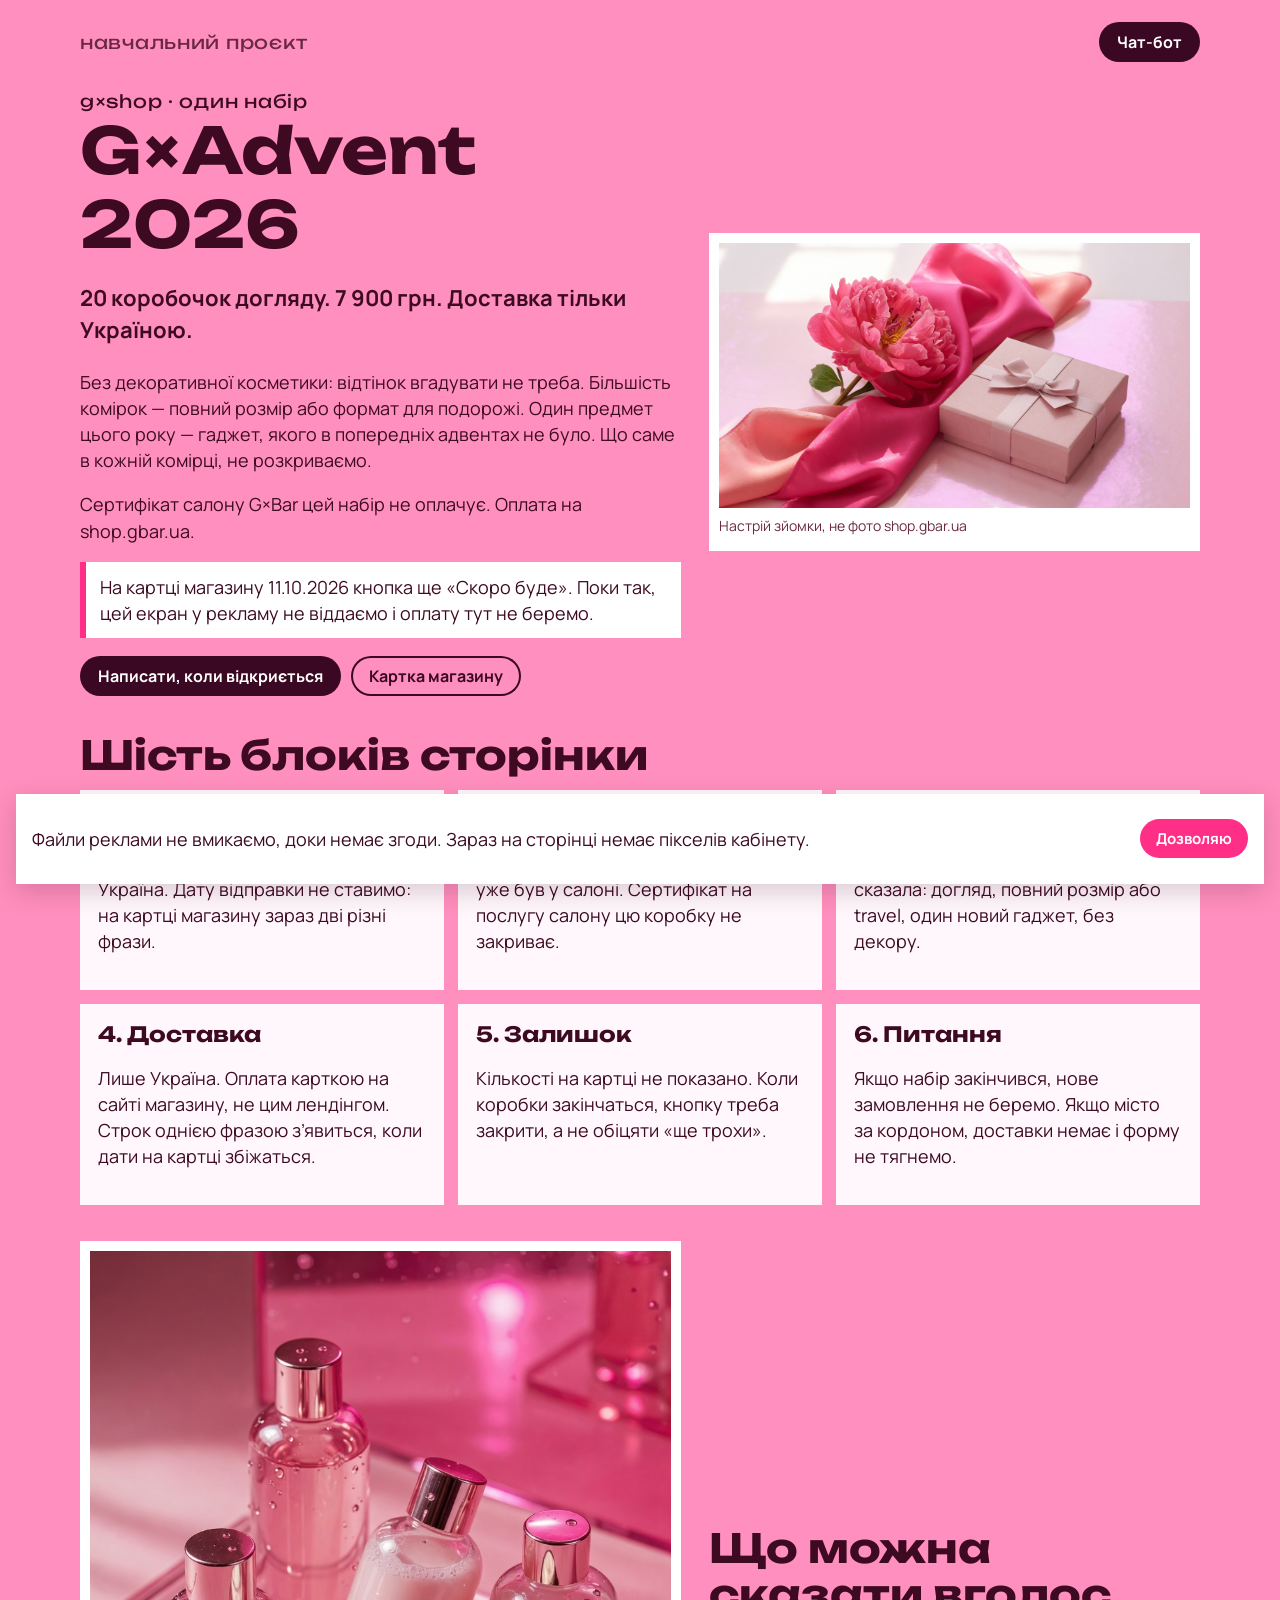
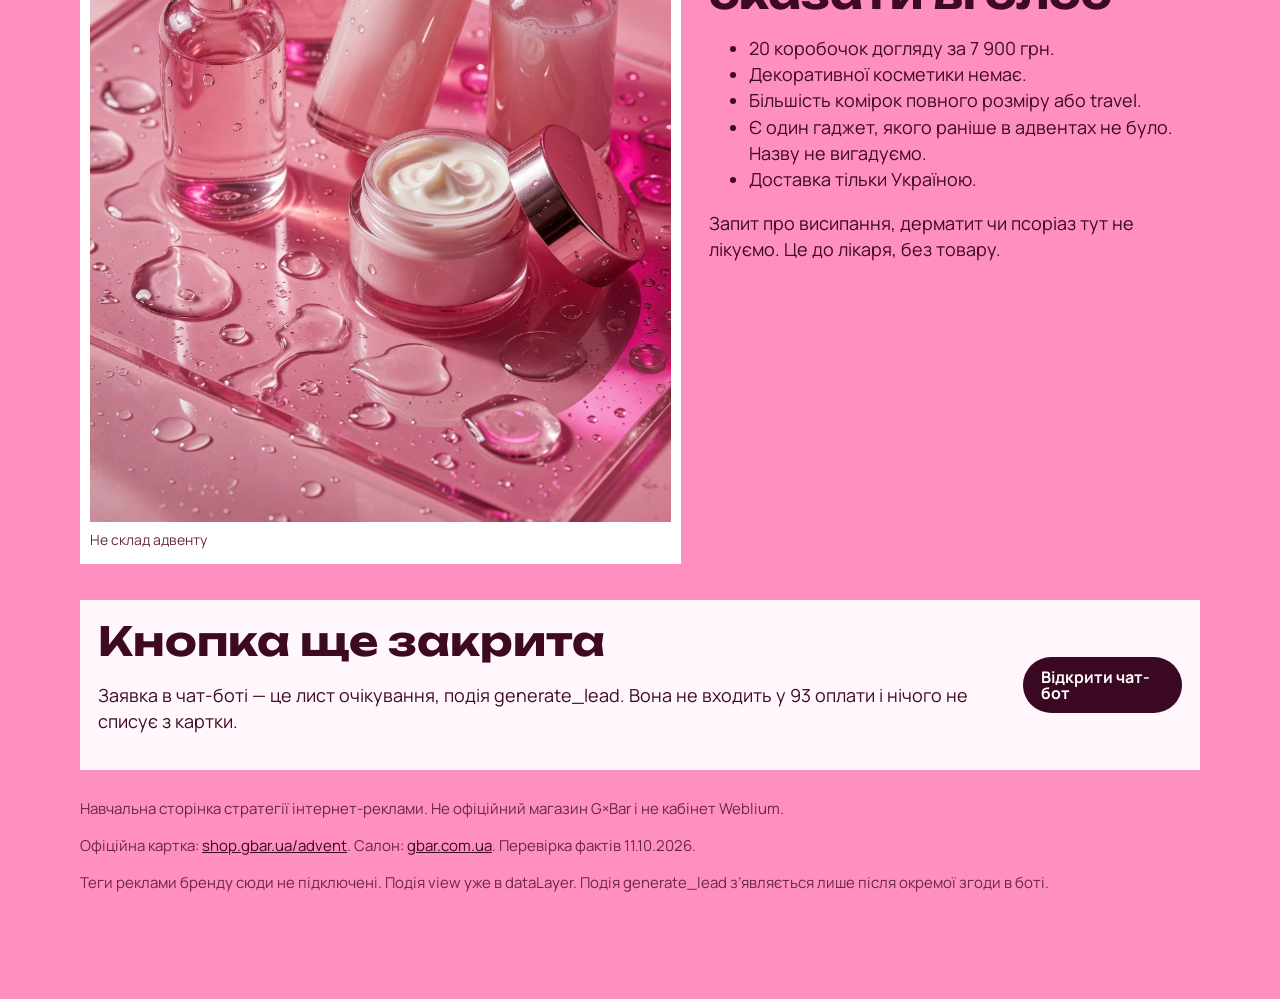
<file: index.html>
<!DOCTYPE html>
<html lang="uk">
<head>
  <meta charset="utf-8">
  <meta name="viewport" content="width=device-width, initial-scale=1">
  <title>G×Advent 2026 — навчальний лендінг</title>
  <meta name="description" content="Навчальний лендінг G×Advent 2026: 20 коробочок догляду, 7 900 грн, доставка лише Україною. Це не офіційний магазин.">
  <link rel="preconnect" href="https://fonts.googleapis.com">
  <link rel="preconnect" href="https://fonts.gstatic.com" crossorigin>
  <link href="https://fonts.googleapis.com/css2?family=Manrope:wght@400;600;700&family=Unbounded:wght@500;700&display=swap" rel="stylesheet">
  <link rel="stylesheet" href="styles.css">
</head>
<body>
  <script>
    window.dataLayer = window.dataLayer || [];
    window.dataLayer.push({ event: "view", page: "landing", value: 7900, currency: "UAH" });
  </script>

  <header class="top">
    <p class="mark">навчальний проєкт</p>
    <a class="toplink" href="bot.html">Чат-бот</a>
  </header>

  <main>
    <section class="hero">
      <div class="hero-copy">
        <p class="eyebrow">G×SHOP · один набір</p>
        <h1>G×Advent<br>2026</h1>
        <p class="lead">20 коробочок догляду. 7&nbsp;900 грн. Доставка тільки Україною.</p>
        <p>Без декоративної косметики: відтінок вгадувати не треба. Більшість комірок — повний розмір або формат для подорожі. Один предмет цього року — гаджет, якого в попередніх адвентах не було. Що саме в кожній комірці, не розкриваємо.</p>
        <p>Сертифікат салону G×Bar цей набір не оплачує. Оплата на shop.gbar.ua.</p>
        <p class="warn">На картці магазину 11.10.2026 кнопка ще «Скоро буде». Поки так, цей екран у рекламу не віддаємо і оплату тут не беремо.</p>
        <div class="actions">
          <a class="btn" href="bot.html" id="lead-cta">Написати, коли відкриється</a>
          <a class="btn ghost" href="https://shop.gbar.ua/advent">Картка магазину</a>
        </div>
      </div>
      <figure class="hero-photo">
        <img src="img/4.jpg" alt="Рожевий натюрморт: настрій зйомки, не фото коробки з магазину">
        <figcaption>Настрій зйомки, не фото shop.gbar.ua</figcaption>
      </figure>
    </section>

    <section>
      <h2>Шість блоків сторінки</h2>
      <div class="grid">
        <article>
          <h3>1. Екран</h3>
          <p>Ціна 7&nbsp;900 грн, 20 комірок, лише Україна. Дату відправки не ставимо: на картці магазину зараз дві різні фрази.</p>
        </article>
        <article>
          <h3>2. Для кого</h3>
          <p>Собі, у подарунок або гостю, який уже був у салоні. Сертифікат на послугу салону цю коробку не закриває.</p>
        </article>
        <article>
          <h3>3. Що всередині</h3>
          <p>Лише те, що сторінка магазину вже сказала: догляд, повний розмір або travel, один новий гаджет, без декору.</p>
        </article>
        <article>
          <h3>4. Доставка</h3>
          <p>Лише Україна. Оплата карткою на сайті магазину, не цим лендінгом. Строк однією фразою з’явиться, коли дати на картці збіжаться.</p>
        </article>
        <article>
          <h3>5. Залишок</h3>
          <p>Кількості на картці не показано. Коли коробки закінчаться, кнопку треба закрити, а не обіцяти «ще трохи».</p>
        </article>
        <article>
          <h3>6. Питання</h3>
          <p>Якщо набір закінчився, нове замовлення не беремо. Якщо місто за кордоном, доставки немає і форму не тягнемо.</p>
        </article>
      </div>
    </section>

    <section class="split">
      <figure>
        <img src="img/3.jpg" alt="Рожеві баночки без етикеток, настрій зйомки">
        <figcaption>Не склад адвенту</figcaption>
      </figure>
      <div>
        <h2>Що можна сказати вголос</h2>
        <ul>
          <li>20 коробочок догляду за 7&nbsp;900 грн.</li>
          <li>Декоративної косметики немає.</li>
          <li>Більшість комірок повного розміру або travel.</li>
          <li>Є один гаджет, якого раніше в адвентах не було. Назву не вигадуємо.</li>
          <li>Доставка тільки Україною.</li>
        </ul>
        <p>Запит про висипання, дерматит чи псоріаз тут не лікуємо. Це до лікаря, без товару.</p>
      </div>
    </section>

    <section class="cta-band">
      <div>
        <h2>Кнопка ще закрита</h2>
        <p>Заявка в чат-боті — це лист очікування, подія generate_lead. Вона не входить у 93 оплати і нічого не списує з картки.</p>
      </div>
      <a class="btn" href="bot.html">Відкрити чат-бот</a>
    </section>
  </main>

  <footer>
    <p>Навчальна сторінка стратегії інтернет-реклами. Не офіційний магазин G×Bar і не кабінет Weblium.</p>
    <p>Офіційна картка: <a href="https://shop.gbar.ua/advent">shop.gbar.ua/advent</a>. Салон: <a href="https://gbar.com.ua">gbar.com.ua</a>. Перевірка фактів 11.10.2026.</p>
    <p>Теги реклами бренду сюди не підключені. Подія view уже в dataLayer. Подія generate_lead з’являється лише після окремої згоди в боті.</p>
  </footer>

  <div class="cookie" id="cookie">
    <p>Файли реклами не вмикаємо, доки немає згоди. Зараз на сторінці немає пікселів кабінету.</p>
    <button type="button" id="cookie-yes">Дозволяю</button>
  </div>
  <script>
    document.getElementById("cookie-yes").addEventListener("click", function () {
      window.dataLayer.push({ event: "consent_granted" });
      document.getElementById("cookie").hidden = true;
    });
  </script>
</body>
</html>
</file>
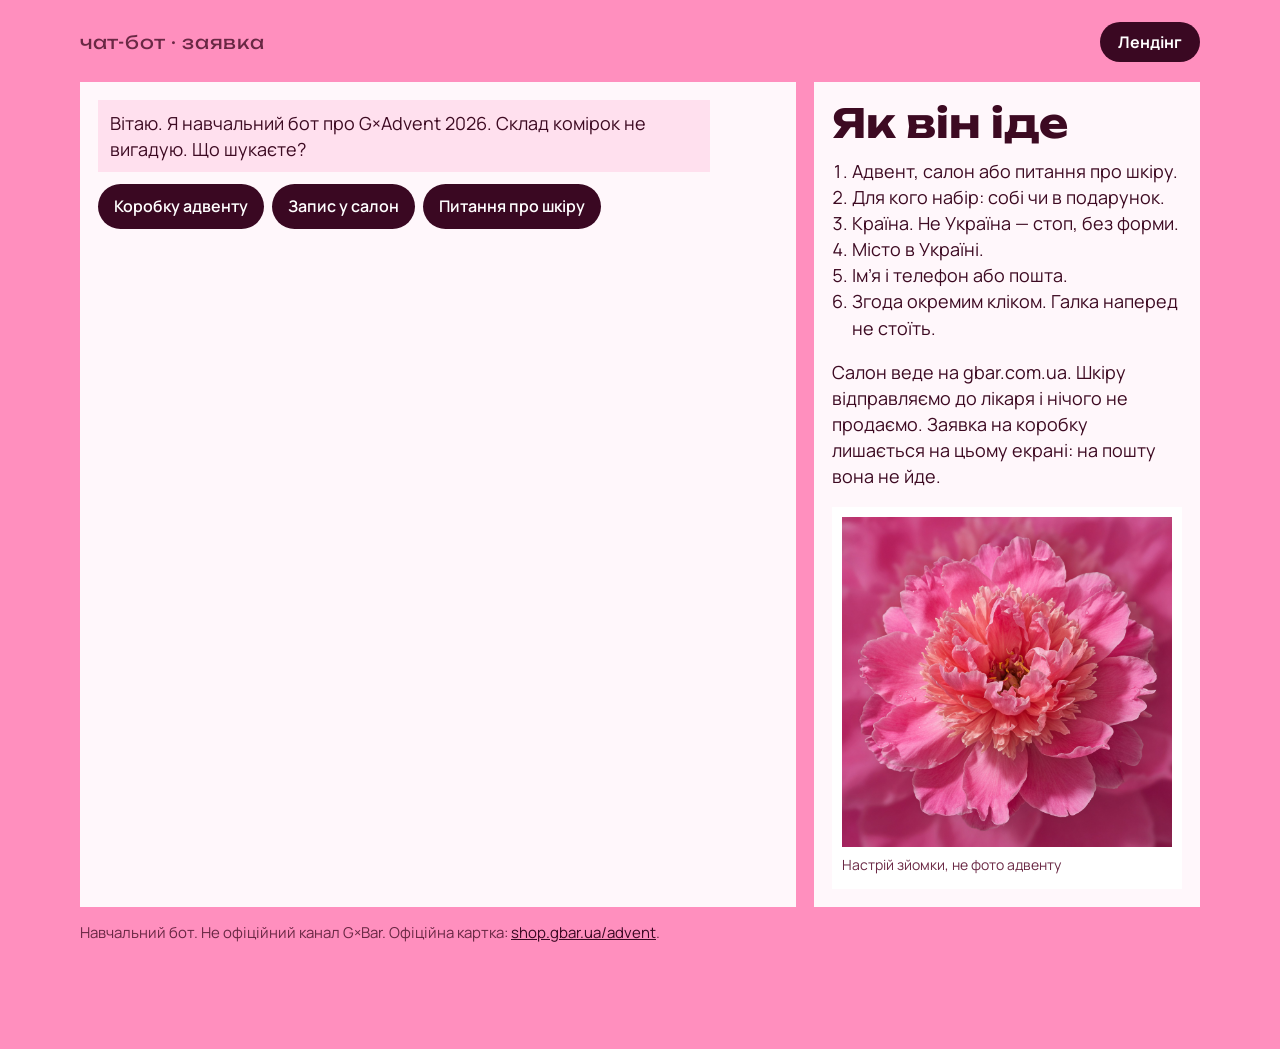
<file: bot.html>
<!DOCTYPE html>
<html lang="uk">
<head>
  <meta charset="utf-8">
  <meta name="viewport" content="width=device-width, initial-scale=1">
  <title>Чат-бот G×Advent — заявка</title>
  <meta name="description" content="Навчальний чат-бот: заявка на G×Advent 2026 або перехід до салону. Без діагнозу і без вигаданого складу коробки.">
  <link rel="preconnect" href="https://fonts.googleapis.com">
  <link rel="preconnect" href="https://fonts.gstatic.com" crossorigin>
  <link href="https://fonts.googleapis.com/css2?family=Manrope:wght@400;600;700&family=Unbounded:wght@500;700&display=swap" rel="stylesheet">
  <link rel="stylesheet" href="styles.css">
</head>
<body>
  <script>
    window.dataLayer = window.dataLayer || [];
    window.dataLayer.push({ event: "view", page: "bot" });
  </script>
  <header class="top">
    <p class="mark">чат-бот · заявка</p>
    <a class="toplink" href="index.html">Лендінг</a>
  </header>
  <main class="bot-wrap">
    <section class="chat" aria-label="Діалог">
      <div id="log" class="log"></div>
      <div id="controls" class="controls"></div>
    </section>
    <aside>
      <h2>Як він іде</h2>
      <ol>
        <li>Адвент, салон або питання про шкіру.</li>
        <li>Для кого набір: собі чи в подарунок.</li>
        <li>Країна. Не Україна — стоп, без форми.</li>
        <li>Місто в Україні.</li>
        <li>Ім’я і телефон або пошта.</li>
        <li>Згода окремим кліком. Галка наперед не стоїть.</li>
      </ol>
      <p>Салон веде на gbar.com.ua. Шкіру відправляємо до лікаря і нічого не продаємо. Заявка на коробку лишається на цьому екрані: на пошту вона не йде.</p>
      <figure>
        <img src="img/2.jpg" alt="Рожева коробка з стрічкою, настрій зйомки, не товар магазину">
        <figcaption>Настрій зйомки, не фото адвенту</figcaption>
      </figure>
    </aside>
  </main>
  <footer>
    <p>Навчальний бот. Не офіційний канал G×Bar. Офіційна картка: <a href="https://shop.gbar.ua/advent">shop.gbar.ua/advent</a>.</p>
  </footer>
  <script src="bot.js"></script>
</body>
</html>
</file>
<file: styles.css>
:root {
  --bg: #ff8fbe;
  --hot: #ff2e86;
  --berry: #3a0822;
  --ink: #3d0a22;
  --paper: #fff7fb;
  --muted: #6a2844;
}

* { box-sizing: border-box; }

html { overflow-x: hidden; }

body {
  margin: 0;
  background: var(--bg);
  color: var(--ink);
  font-family: Manrope, sans-serif;
  font-size: 18px;
  line-height: 1.45;
}

a { color: var(--berry); }

img { max-width: 100%; display: block; }

.top, main, footer { width: min(1120px, calc(100% - 32px)); margin-inline: auto; }

.top {
  display: flex;
  justify-content: space-between;
  align-items: center;
  padding: 22px 0 8px;
}

.mark, .eyebrow {
  margin: 0;
  font-family: Unbounded, sans-serif;
  letter-spacing: 0.04em;
  text-transform: lowercase;
}

.toplink, .btn {
  display: inline-block;
  background: var(--berry);
  color: white;
  text-decoration: none;
  border: 0;
  border-radius: 999px;
  padding: 12px 18px;
  font: 700 16px/1 Manrope, sans-serif;
  cursor: pointer;
}

.btn.ghost {
  background: transparent;
  color: var(--berry);
  box-shadow: inset 0 0 0 2px var(--berry);
}

.hero, .split, .cta-band {
  display: grid;
  grid-template-columns: 1.1fr 0.9fr;
  gap: 28px;
  align-items: center;
  margin: 18px 0 36px;
}

h1, h2, h3 { font-family: Unbounded, sans-serif; line-height: 1.15; margin: 0 0 12px; }

h1 { font-size: clamp(34px, 8vw, 64px); overflow-wrap: anywhere; }

h2 { font-size: clamp(28px, 4vw, 40px); }

.lead { font-size: 22px; font-weight: 700; }

.warn {
  background: white;
  border-left: 6px solid var(--hot);
  padding: 12px 14px;
}

.actions { display: flex; flex-wrap: wrap; gap: 10px; margin-top: 18px; }
.actions .btn { max-width: 100%; text-align: center; }

figure {
  margin: 0;
  background: white;
  padding: 10px 10px 14px;
}

figcaption, footer, .mark { color: var(--muted); }

figcaption { font-size: 14px; margin-top: 8px; }

.grid {
  display: grid;
  grid-template-columns: repeat(3, 1fr);
  gap: 14px;
  margin-bottom: 36px;
}

article, .chat, aside, .cta-band {
  background: var(--paper);
  padding: 18px;
}

.cta-band {
  display: flex;
  justify-content: space-between;
  align-items: center;
  gap: 18px;
  margin-bottom: 28px;
}

footer { padding-bottom: 90px; font-size: 15px; }

.cookie {
  position: fixed;
  left: 16px;
  right: 16px;
  bottom: 16px;
  background: white;
  color: var(--ink);
  display: flex;
  gap: 16px;
  align-items: center;
  justify-content: space-between;
  padding: 14px 16px;
  box-shadow: 0 8px 24px rgba(58, 8, 34, 0.18);
}

.cookie button {
  background: var(--hot);
  color: white;
  border: 0;
  border-radius: 999px;
  padding: 12px 16px;
  font: 700 15px/1 Manrope, sans-serif;
  cursor: pointer;
}

.bot-wrap {
  display: grid;
  grid-template-columns: 1.3fr 0.7fr;
  gap: 18px;
  margin-top: 12px;
}

.log {
  min-height: 72px;
  max-height: 460px;
  overflow: auto;
  display: flex;
  flex-direction: column;
  gap: 8px;
  margin-bottom: 12px;
}

.bubble {
  margin: 0;
  background: #ffe0ee;
  padding: 10px 12px;
  max-width: 90%;
}

.bubble.me {
  align-self: flex-end;
  background: var(--berry);
  color: white;
}

.controls { display: flex; flex-wrap: wrap; gap: 8px; }

.controls button, .controls input, .controls label { font: 600 16px/1.3 Manrope, sans-serif; }
.controls button {
  background: var(--berry);
  color: white;
  border: 0;
  border-radius: 999px;
  padding: 12px 16px;
  cursor: pointer;
}

.controls input {
  flex: 1 1 180px;
  border: 2px solid var(--berry);
  background: white;
  color: var(--ink);
  padding: 10px 12px;
}

.controls label { flex-basis: 100%; }

aside ol { margin: 0 0 12px; padding-left: 20px; }

@media (max-width: 800px) {
  .hero, .split, .bot-wrap, .grid { grid-template-columns: 1fr; }
  .cta-band, .cookie { flex-direction: column; align-items: stretch; }
  .log { height: 320px; }
}
</file>
